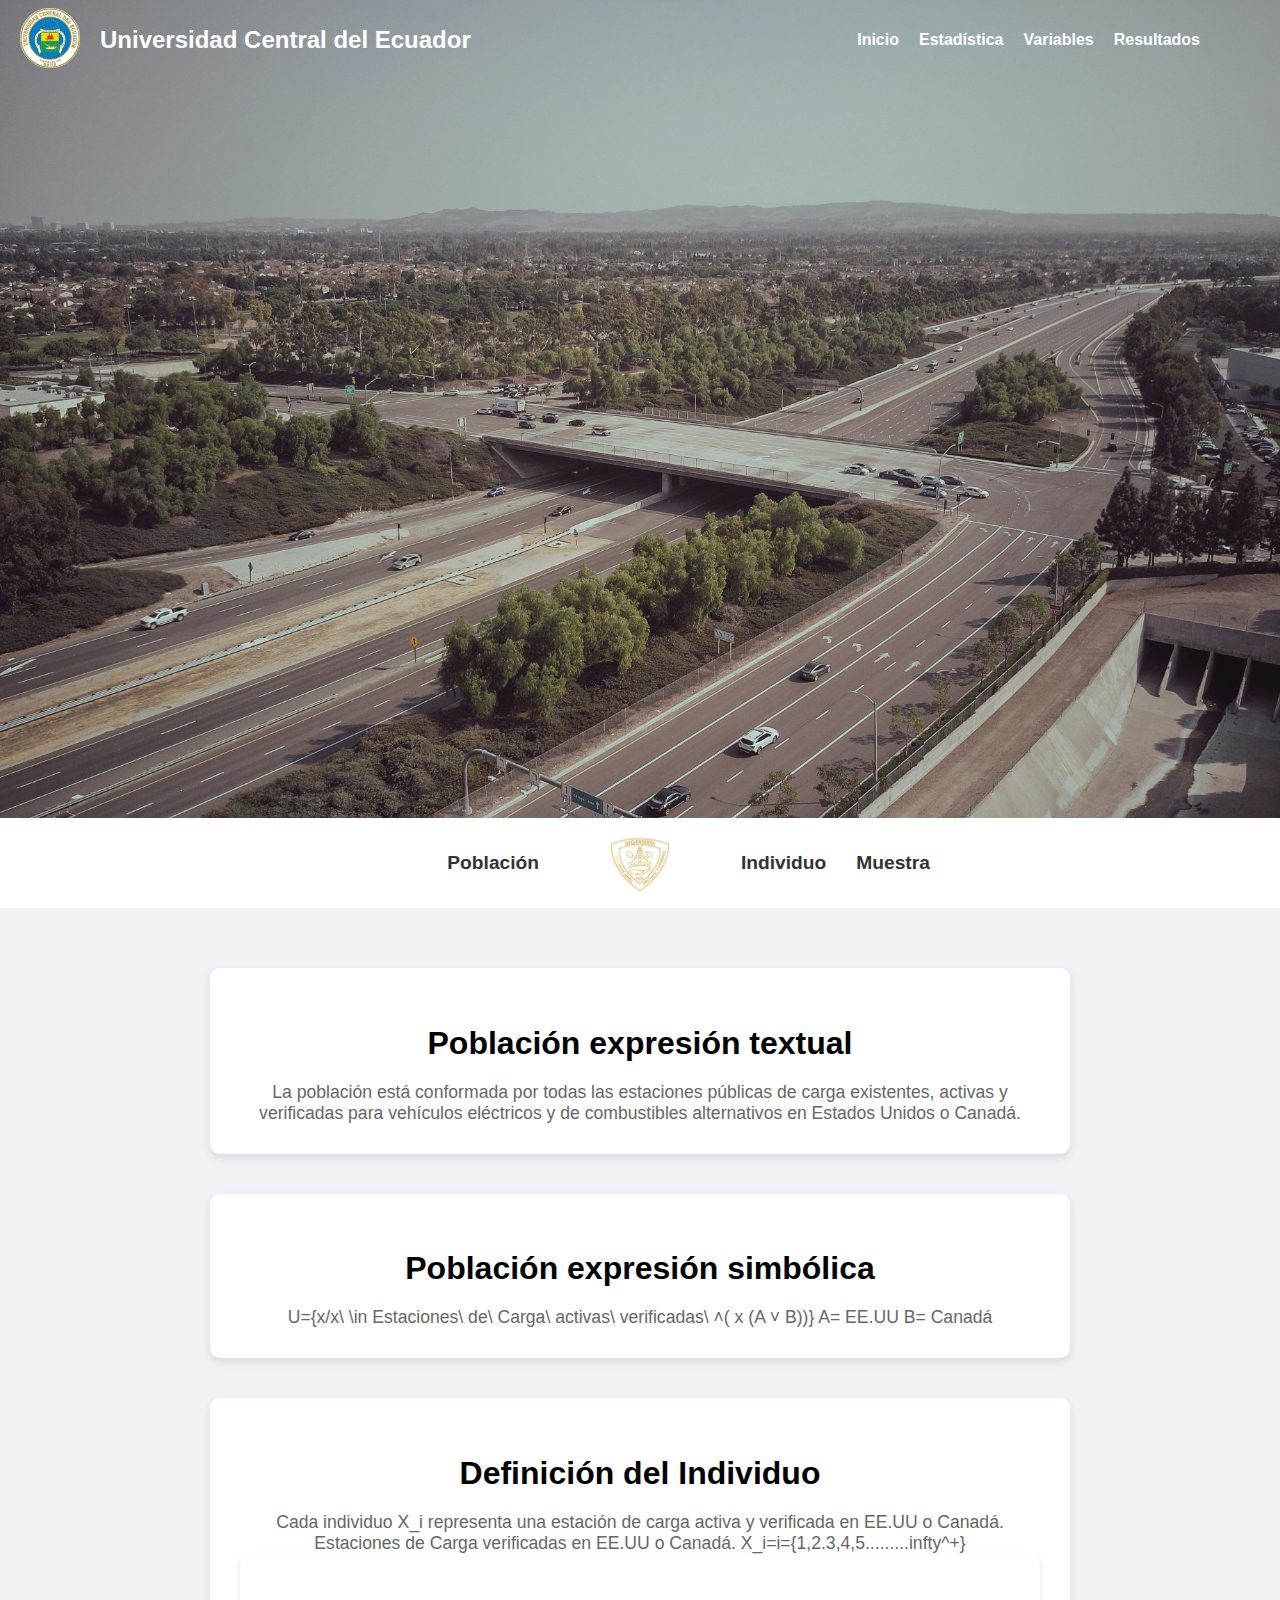
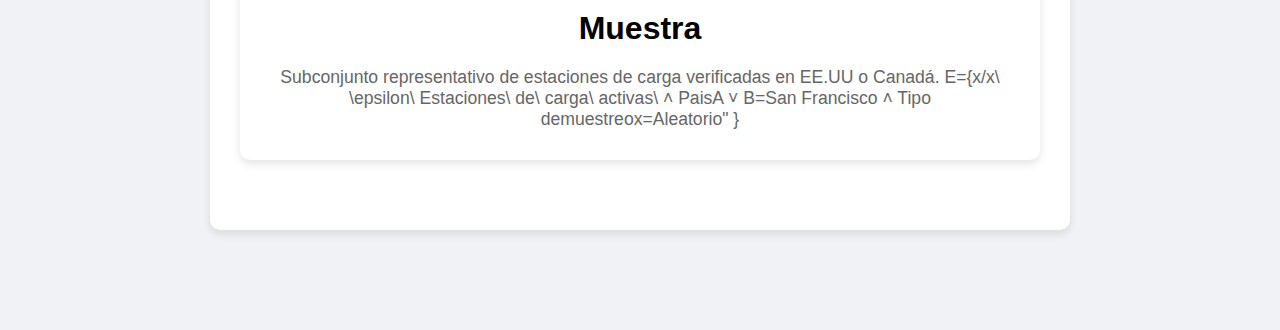
<file: estadistica.html>
<!DOCTYPE html>
<html lang="es">
    <head>
        <meta charset="UTF-8">
        <meta name="viewport" content="width=device-width, initial-scale=1.0">
        <title>Fuel Charging Stations</title>

        <!--Aqui Enlaces a Flaticon-->
        <link rel="stylesheet" href="https://cdn-uicons.flaticon.com/uicons-solid-rounded/css/uicons-solid-rounded.css">
        <!--Aqui Enlace al CSS-->
        <link rel="stylesheet" href="style.css">
    </head>
    <body>
        <header class="hero">
            <div class="barra-superior">
                <div class="contenedor-logo-texto">
                    <img src="img/logo-universidad.png" alt="Logo Universidad" class="logo-universidad">
                    <h2>Universidad Central del Ecuador</h2>
                </div>
                <nav class="menu-superior">
                    <ul>
                        <li><a href="index.html">Inicio</a></li>
                        <li><a href="estadistica">Estadística</a></li>
                        <li><a href="#variables">Variables</a></li>
                        <li><a href="resultados.html">Resultados</a></li>
                    </ul>
                </nav>
            </div>
        </header>
         <!--MENU DE NAVEGACIÓN-->
         <nav class="menu-principal">
            <div class="menu-contenido">
                <ul class="menu-izquierda">
                    <li><a href="#conclusiones">Población</a></li>                       
                </ul>
                <div class="logo-facultad">
                    <img src="img/logo-facultad.jpg" alt="Logo Facultad">
                </div>
                <ul class="menu-derecha">
                        <li><a href="index.html">Individuo</a></li>
                        <li><a href="estadistica.html">Muestra</a></li>
                </ul>
            </div>
        </nav>
        <main class="seccion">
       
        <!--SECCIONES RESULTADO Y RECOMENDACIONES-->
            <section id="conclusiones" class="resultado">
                <h2>Población expresión textual</h2>
                <p>La población está conformada por todas las estaciones públicas de carga existentes, activas y verificadas para vehículos eléctricos y de combustibles alternativos en Estados Unidos o Canadá.</p>
            </section>
            <section id="recomendaciones" class="resultado">
                <h2>Población expresión simbólica</h2>
                <p>U={x/x\ \in Estaciones\ de\ Carga\ activas\ verificadas\ ˄( x (A ˅ B))}
                    A= EE.UU
                    B= Canadá
                </p>
            </section>
            <section id="documentacion" class="resultado">
                <h2>Definición del Individuo</h2>
                <p>Cada individuo X_i representa una estación de carga activa y verificada en EE.UU o Canadá. 
                    Estaciones de Carga verificadas en EE.UU o Canadá. 
                    
                    X_i=i={1,2.3,4,5.........infty^+}
                    </p>
            <section id="documentacion" class="resultado">
                <h2>Muestra</h2>
                <p>Subconjunto representativo de estaciones de carga verificadas en EE.UU o Canadá. 
                    E={x/x\ \epsilon\ Estaciones\ de\ carga\ activas\ ˄ PaisA ˅ B=San Francisco ˄ Tipo demuestreox=Aleatorio" }
                    </p>
        
            </section>
        </main>
    </body>
    </html>
</file>
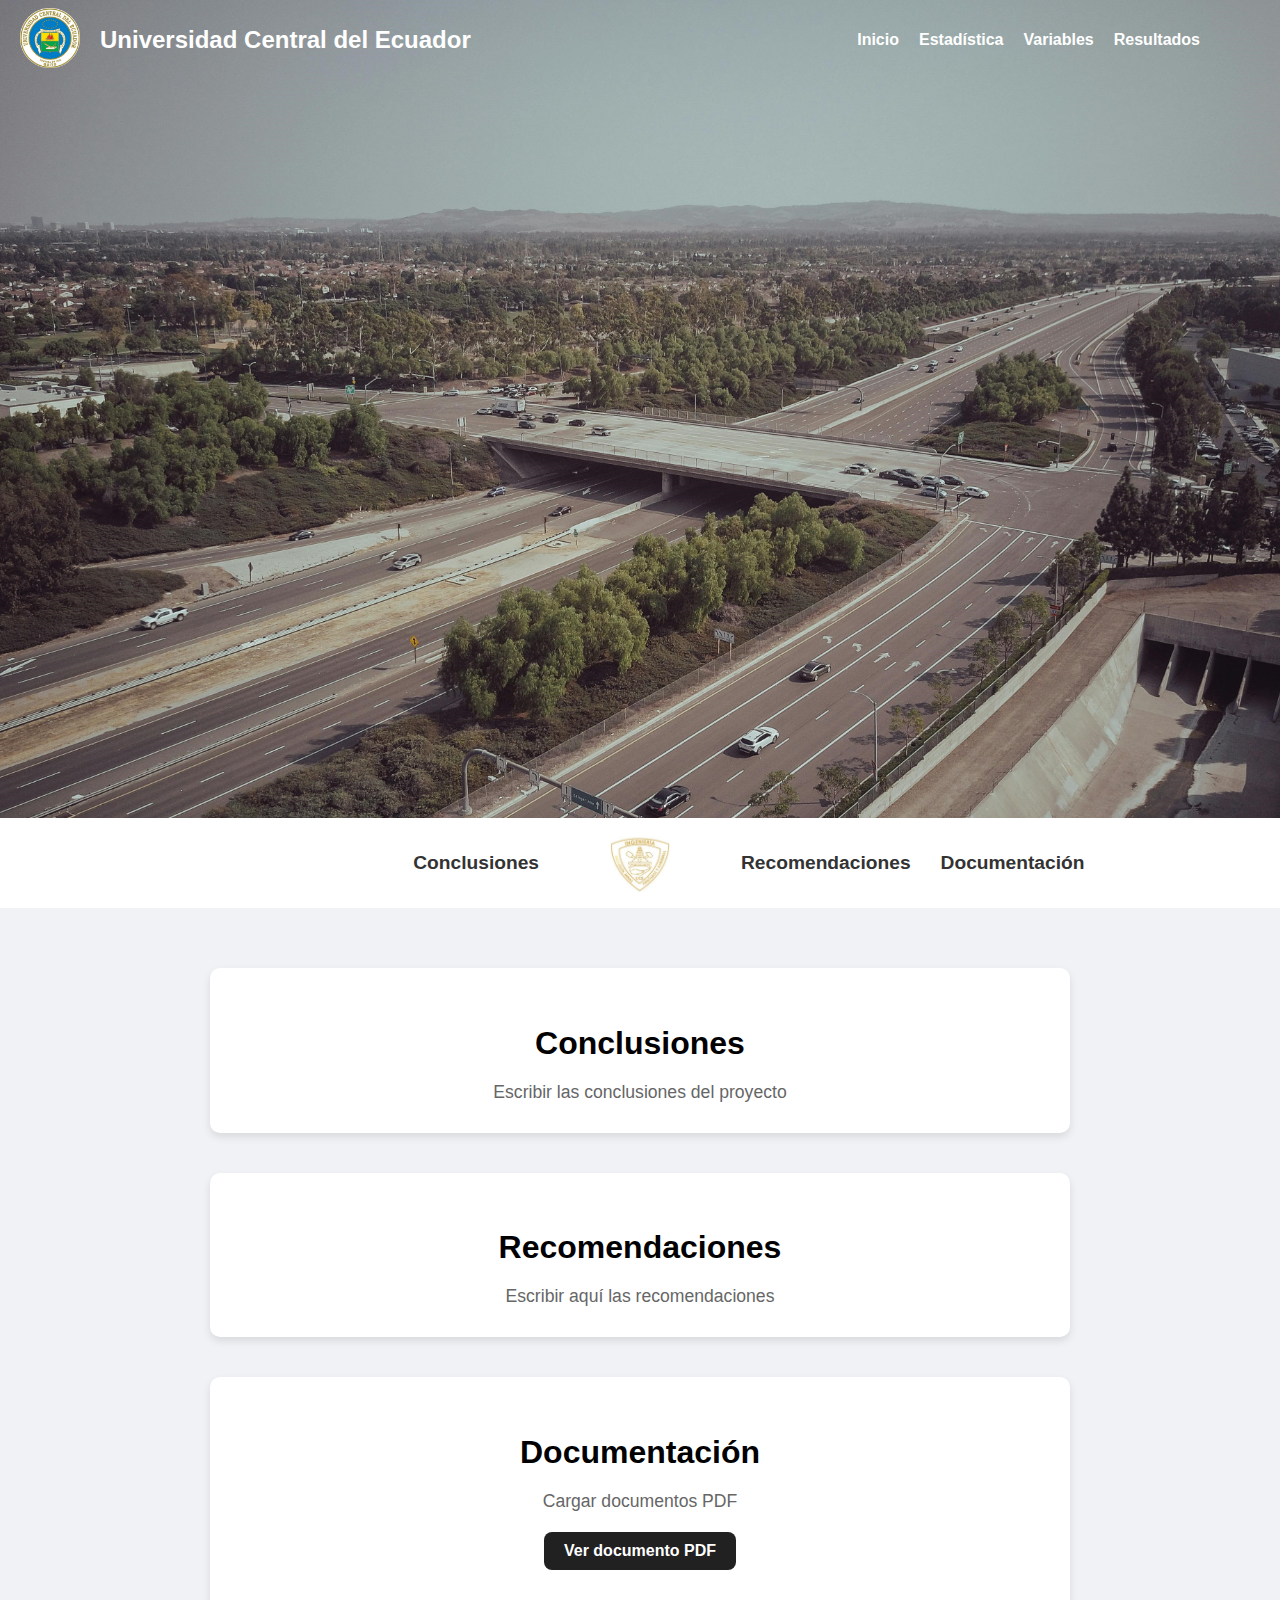
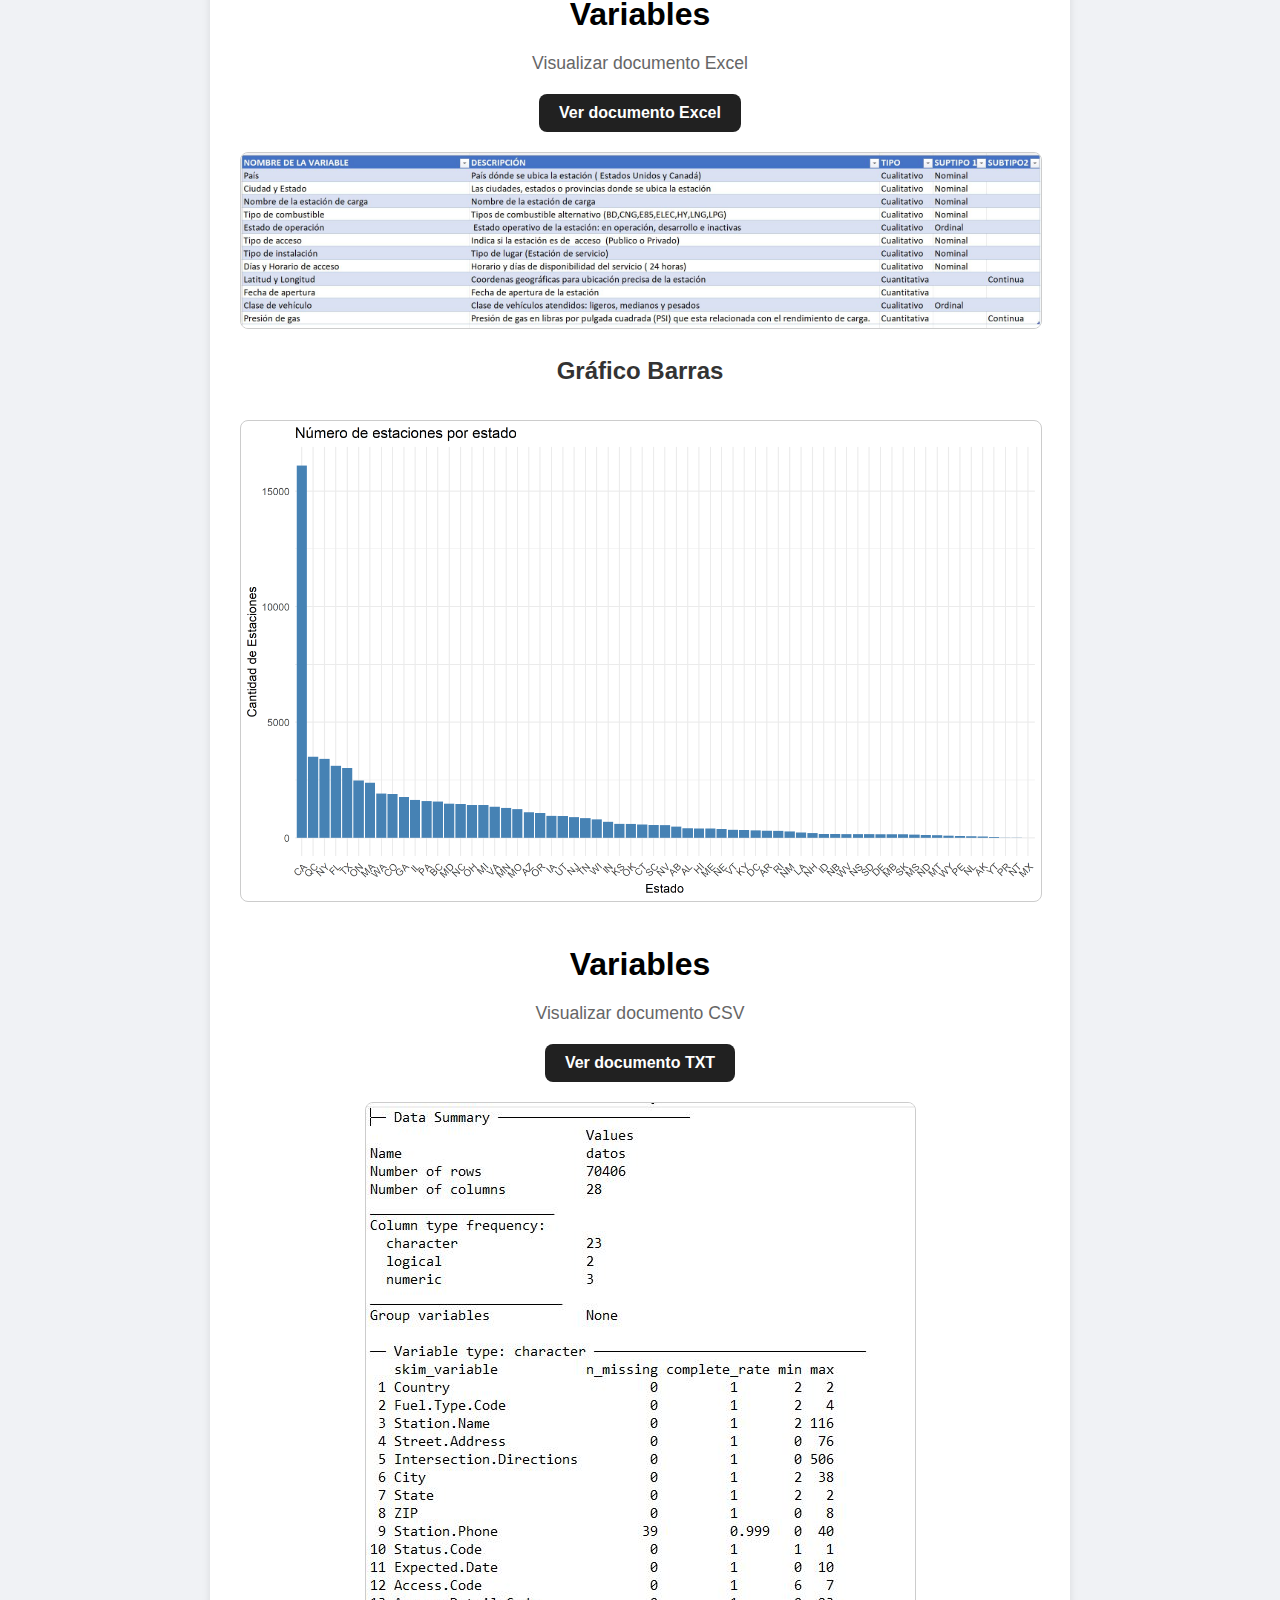
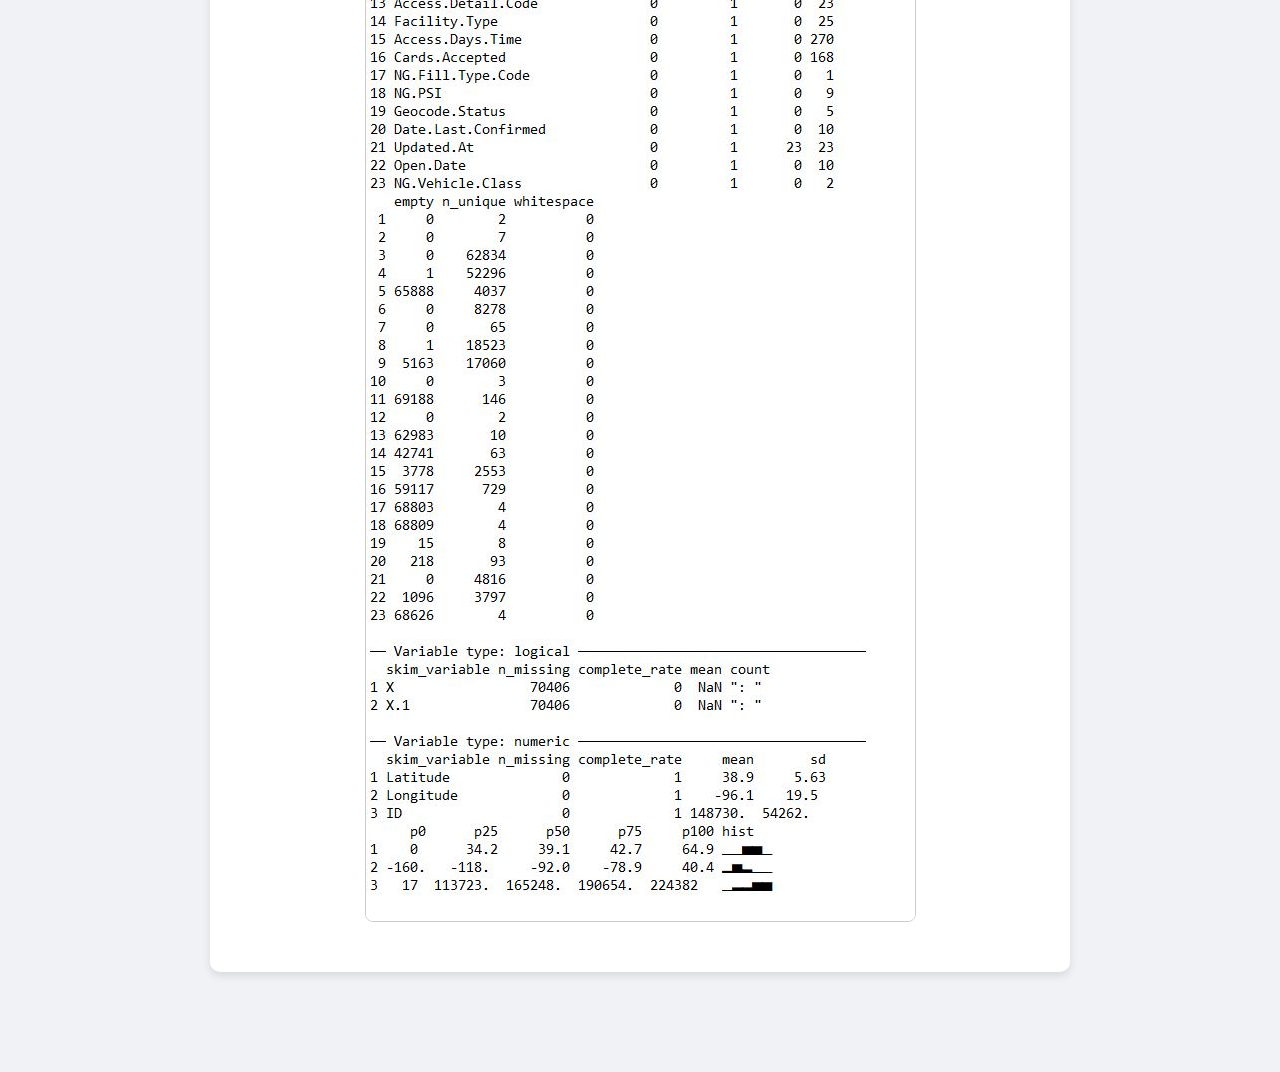
<file: resultados.html>
<!DOCTYPE html>
<html lang="es">
    <head>
        <meta charset="UTF-8">
        <meta name="viewport" content="width=device-width, initial-scale=1.0">
        <title>Fuel Charging Stations</title>

        <!--Aqui Enlaces a Flaticon-->
        <link rel="stylesheet" href="https://cdn-uicons.flaticon.com/uicons-solid-rounded/css/uicons-solid-rounded.css">
        <!--Aqui Enlace al CSS-->
        <link rel="stylesheet" href="style.css">
    </head>
    <body>
        <header class="hero">
            <div class="barra-superior">
                <div class="contenedor-logo-texto">
                    <img src="img/logo-universidad.png" alt="Logo Universidad" class="logo-universidad">
                    <h2>Universidad Central del Ecuador</h2>
                </div>
                <nav class="menu-superior">
                    <ul>
                        <li><a href="index.html">Inicio</a></li>
                        <li><a href="estadistica.html">Estadística</a></li>
                        <li><a href="#variables">Variables</a></li>
                        <li><a href="resultados.html">Resultados</a></li>
                    </ul>
                </nav>
            </div>
        </header>
         <!--MENU DE NAVEGACIÓN-->
         <nav class="menu-principal">
            <div class="menu-contenido">
                <ul class="menu-izquierda">
                    <li><a href="#conclusiones">Conclusiones</a></li>                       
                </ul>
                <div class="logo-facultad">
                    <img src="img/logo-facultad.jpg" alt="Logo Facultad">
                </div>
                <ul class="menu-derecha">
                    <li><a href="#recomendaciones">Recomendaciones</a></li>
                    <li><a href="#documentacion">Documentación</a></li>

                </ul>
            </div>
        </nav>
        <main class="seccion">
       
        <!--SECCIONES RESULTADO Y RECOMENDACIONES-->
            <section id="conclusiones" class="resultado">
                <h2>Conclusiones</h2>
                <p>Escribir las conclusiones del proyecto</p>
            </section>
            <section id="recomendaciones" class="resultado">
                <h2>Recomendaciones</h2>
                <p>Escribir aquí las recomendaciones</p>
            </section>
            <section id="documentacion" class="resultado">
                <h2>Documentación</h2>
                <p>Cargar documentos PDF</p>

                <!--Botón para abrir PDF-->
                <a href="ver-pdf.html" target="_blank" class="boton-pdf">Ver documento PDF</a>
           
                <!--Contenedor donde se mostrará excel-->
                <h2>Variables</h2>
                <p>Visualizar documento Excel</p>
                <!--Botón para ver excel-->
            <a href="resultados_documentos/Variables.xlsx" target="_blank" class="boton-pdf">Ver documento Excel</a>
            <img src="resultados_documentos/Tabla_Variables.JPG" alt="Tabla_Variables" style="margin-top: 20px; max-width: 100%; border: 1px solid #ccc; border-radius: 8px;">


                <!--Imagen PNG adicional-->
                <div style="text-align: center; margin-top: 20px;">
                    <h3>Gráfico Barras</h3>
                    <img src="resultados_documentos/grafico_barras_estaciones.png" alt="grafico_barras_estaciones"
                            style="margin-top: 20px; max-width: 100%; border: 1px solid #ccc; border-radius: 8px;">
                </div>
                
                <!--Archivo CSV para descargar-->
                <div style="text-align: center; margin-top: 40px;">
                    <h2>Variables</h2>
                    <p>Visualizar documento CSV</p>
                    <!--Botón para ver excel-->
                <a href="resultados_documentos/resumen_datos_consola.txt" target="_blank" class="boton-pdf">Ver documento TXT
        
                </a>
                <img src="resultados_documentos/resumen_datos_consola.JPG" alt="resumen_datos_consola"
                    style="display: block; margin: 20px auto; max-width: 80%; border: 1px solid #ccc; border-radius: 8px;">
                </div>


            </section>
        </main>
                </script>
                
    </body>
    </html>
</file>
<file: style.css>
/*Estilos Generales*/
html, body {
    font-family: 'Segoe UI', sans-serif;
    height: auto;
    overflow-x: hidden;
    overflow-y: auto;
    margin: 0;
    padding: 0;
    scroll-behavior: smooth; /*Ancla funcione suave*/
    background-color: #f0f2f5;
}

/*Estilo Encabezado*/

.contenedor-logo-texto {
    display: flex;
    align-items: center;
    gap: 10px; 
    flex-wrap: nowrap;
}

.barra-superior {
    position: absolute;
    top: 0px;
    width: 100%;
    height: 80px;
    background: transparent; /*negro*/
    display: flex;
    flex-direction: row;
    justify-content: flex-start;
    align-items: center;
    padding: 0px 20px; /*borde mas angosto*/
    gap: 20px;
    box-sizing: border-box;
    z-index: 1000;

}

.barra-superior img.logo-universidad {
    width: 60px; /*Tamaño del logo*/
    height: auto;
    display: block;
    transform: none;
    margin-top: 15px;
}
.barra-superior h2 {
font-size: 1.5rem;
color: white;
margin-left: 10px; /*Separación del logo y texto*/
transform: none;
font-weight: bold;
line-height: 1;
white-space: nowrap;
}

/* Fondo de Cabecera*/
.hero {
    background-image: url(img/fondo-principal.jpg);
    background-size: cover;
    background-repeat: no-repeat;
    background-position: center;
    min-height: 82vh; /*cambio el tamaño de fondo-principal*/
    display: flex;
    flex-direction: column;
    align-items: center;
    justify-content: center;
    color: white;
    position: relative;
    padding-top: 80px;
}

.logo-universidad {
    width: 100px;
    margin-bottom: 20px;
}

.contenido-hero {
    text-align: center;
    margin-top: 40px; /*Baja para no chocar barra azul*/
}

.titulo-proyecto {
    color: #ffffff;
    text-shadow: 2px 2px 4px #000000;
    font-size: 2.5rem;
    margin-bottom: 10px;
    text-align: center;
}

.subtitulo {
    font-size: 1.2rem;
    margin-top: 10px;
}

/*Nuevo Menu en la barra superior*/
.menu-superior {
    margin-left: auto;
    padding-right: 60px;
}
.menu-superior ul {
    list-style: none;
    display: flex;
    gap: 20px;
    margin-left: 40px;
}
.menu-superior a {
    color: white;
    text-decoration: none;
    font-size: 1rem;
    font-weight: bold;
}
.menu-superior a:hover {
    text-decoration: underline;
}
/*Menu Principal*/
.menu-principal {
    background: white;
    position: sticky;
    top: 10px; /*mueve la barra del menu principal hacia abajo*/
    z-index: 999;
    padding: 15px 30px;
    margin-top: 0px;
}
.menu-contenido {
    display: grid;
    grid-template-columns: 1fr auto 1fr;
    align-items: center;
    gap: 70px; /*Espacio entre los items del menú y el logo*/
    justify-content: center
}
.menu-izquierda {
    display: flex;
    justify-content: flex-end;
    gap: 30px; /*Aumenta separación entre items*/
    list-style: none;
    padding: 0;
    margin: 0;
}
.menu-derecha {
    display: flex;
    justify-content: flex-start;
    gap: 30px;/*Aumenta separación entre items*/
    list-style: none;
    padding: 0;
    margin: 0;
}
.menu-principal a {
    text-decoration: none;
    color: #333;
    font-weight: bold;
    font-size: 1.2rem;
   white-space: nowrap;
}
.logo-facultad {
    display: flex;
    justify-content: center;
    align-items: center;
    padding: 0 1px; /*Separación del logo*/
}
.logo-facultad img {
    height: 60px;
    width: auto;
}

/*Estilos para las Secciones Internas*/
.seccion {
    padding: 60px 20px;
    text-align: center;
}
.seccion h2 {
    font-size: 2rem;
    margin-bottom: 20px;
}
.seccion p {
    font-size: 1.1rem;
    max-width: 800px;
    margin: 0 auto;
    color: #666;
}

/*Estilos para Mapas*/
#mapa {
    padding: 2rem 1rem;
    background-color: #ffffff;
}
#mapa h2 {
font-size: 2rem;
margin-bottom: 20px;
color: #333333;
}
#map {
    height: 500px;
    width: 100%;
    border-radius: 10px;
    box-shadow: 0 4px 8px rgba(0, 0, 0, 0.1);
    margin: 0 auto;
}

/*Estilos para los Objetivos*/
.objetivos-contenido {
    display: flex;
    flex-wrap: wrap;
    justify-content: center;
    gap: 40px;
    margin-top: 30px;
}

.objetivo {
    width: 200px;
    text-align: center;
}

.objetivo img, .icono-objetivo {
width: 60px;
height: 60px;
margin-bottom: 10px;
}

.objetivo h3 {
    font-size: 1.2rem;
    margin-top: 10px;
}

.objetivo p {
    font-size: 1rem;
    color: #555;
    margin-top: 10px;
}

/*Estilos para el bloque Resultados*/
.resultado {
    margin-bottom: 40px;
    background-color: #ffffff;
    padding: 30px;
    border-radius: 10px;
    box-shadow: 0 4px 8px rgba(0, 0, 0, 0.1);
    max-width: 800px;
    margin-left: auto;
    margin-right: auto;
}
.resultado h3 {
    font-size: 1.5rem;
    color: #333333;
    margin-bottom: 15px;
}
.resultado p {
    font-size: 1.1rem;
    color: #666666;
}

/*Estilo Boton PDF*/
.boton-pdf {
    display: inline-block;
    margin-top: 20px;
    padding: 10px 20px;
    background-color: #212121;
    color: #fff;
    text-decoration: none;
    font-weight: bold;
    border-radius: 8px;
    transition: background-color 0.3s;
}
.boton-pdf :hover {
    background-color: #003f4f;
}
    


/*Adaptar tamaño de texto del menu a la ventana*/
@media (max-width: 1200px) {
    .menu-principal a{
        font-size: 1rem;/*reducir para phones pequeños*/
    }
}
@media (max-width: 768px) {
    .menu-principal a {
        font-size: 0.9rem;/*reducir para ventanas menores a 768px*/
    }
}
@media (max-width: 768px) {
    .barra-superior h2 {
        font-size: 1.2rem;
    }
}
@media (max-width: 480px) {
    .menu-principal a {
        font-size: 0.8rem; /*reducir para phones pequeños*/
    }
}

/*Adaptar tamaño de mapa*/
@media (max-width: 768px) {
    #map {
        height: 300px;
    }
}
/*Responsive a smartphones*/
@media (max-width: 768px) {
    .menu-contenido {
        display: flex;
        flex-direction: column;
        align-items: center;
        gap: 15px;
    }
    .menu-izquierda, .menu-derecha {
        flex-direction: column;
        align-items: center;
    }
    .menu-principal {
        padding: 20px;
    }
}
</file>
